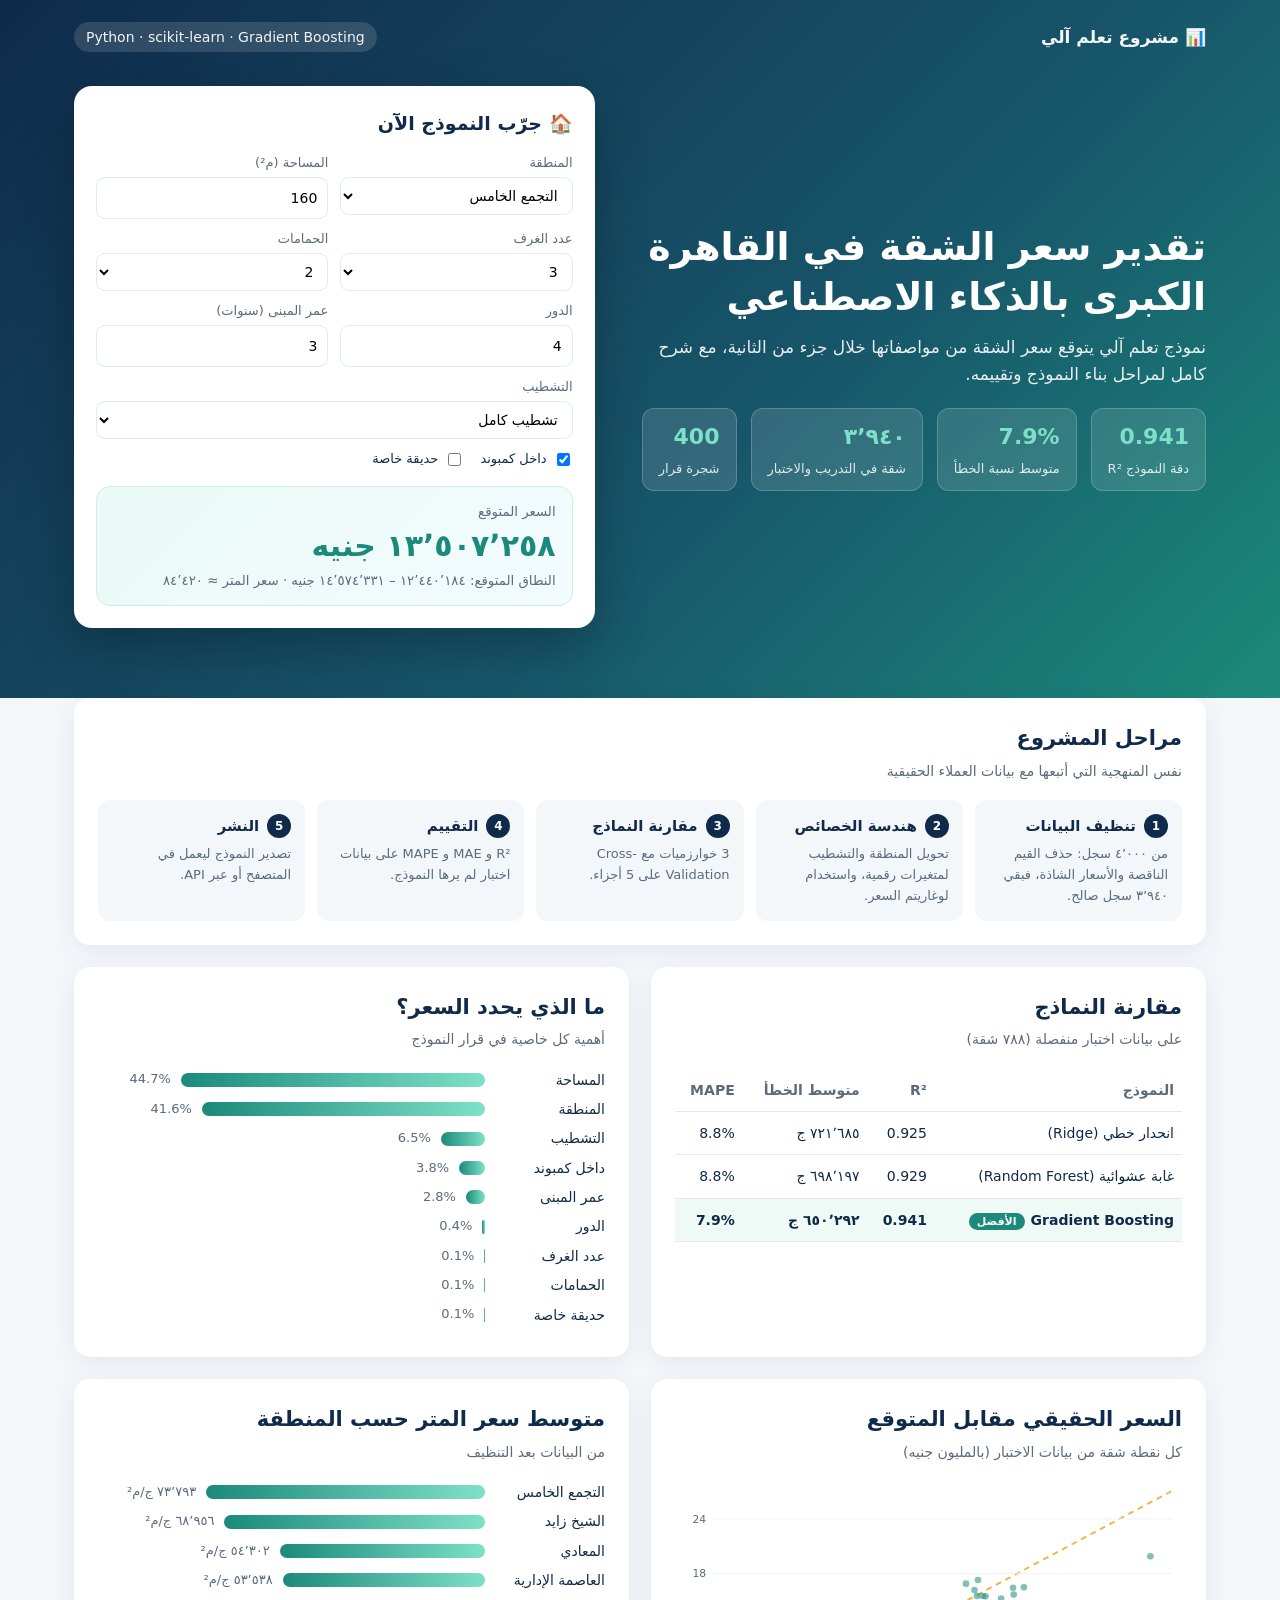
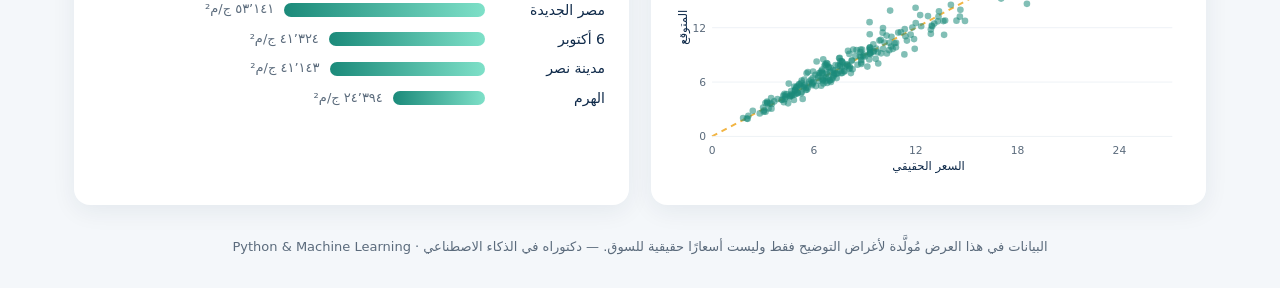
<file: ml-price-demo/index.html>
<!DOCTYPE html>
<html lang="ar" dir="rtl">
<head>
<meta charset="utf-8">
<meta name="viewport" content="width=device-width, initial-scale=1">
<title>تقدير أسعار الشقق بالذكاء الاصطناعي — مشروع Machine Learning</title>
<style>
:root{--ink:#0f2a4a;--teal:#1b8a7a;--mint:#7ee0c8;--bg:#f4f7fa;--card:#fff;--mut:#5b6b7c;--line:#e3e9ef;--gold:#f2b544}
*{box-sizing:border-box}body{margin:0;font-family:"Segoe UI",Tahoma,"DejaVu Sans",Arial,sans-serif;background:var(--bg);color:var(--ink);line-height:1.6}
header{background:linear-gradient(135deg,#0f2a4a,#17566a 60%,#1b8a7a);color:#fff;padding:22px 0 70px}
.wrap{max-width:1180px;margin:auto;padding:0 24px}
nav{display:flex;justify-content:space-between;align-items:center;font-size:14px;opacity:.95}
nav b{font-size:17px}.tag{background:rgba(255,255,255,.14);padding:4px 12px;border-radius:20px}
.hero{display:grid;grid-template-columns:1.05fr .95fr;gap:36px;align-items:center;margin-top:34px}
h1{font-size:38px;line-height:1.3;margin:0 0 12px}.lead{opacity:.9;font-size:17px;margin:0 0 20px}
.kpis{display:flex;gap:14px;flex-wrap:wrap}.kpi{background:rgba(255,255,255,.12);border:1px solid rgba(255,255,255,.2);border-radius:12px;padding:10px 16px}
.kpi b{display:block;font-size:22px;color:var(--mint)}.kpi span{font-size:13px;opacity:.85}
.est{background:var(--card);color:var(--ink);border-radius:18px;padding:22px;box-shadow:0 20px 50px rgba(0,0,0,.25)}
.est h3{margin:0 0 14px;font-size:19px}.grid{display:grid;grid-template-columns:1fr 1fr;gap:10px 12px}
label{font-size:13px;color:var(--mut);display:block;margin-bottom:3px}
select,input{width:100%;padding:9px 10px;border:1px solid var(--line);border-radius:9px;font:inherit;font-size:14px;background:#fff}
.chk{display:flex;gap:16px;margin-top:10px;font-size:14px}.chk label{color:var(--ink);display:flex;gap:6px;align-items:center;margin:0}.chk input{width:auto}
.res{margin-top:16px;background:linear-gradient(135deg,#eafaf5,#f3fbff);border:1px solid #cdeee4;border-radius:14px;padding:14px 16px}
.res .p{font-size:30px;font-weight:700;color:var(--teal)}.res small{color:var(--mut);display:block}
main{margin-top:-40px}.card{background:var(--card);border-radius:16px;padding:24px;box-shadow:0 6px 24px rgba(15,42,74,.07);margin-bottom:22px}
.card h2{margin:0 0 4px;font-size:21px}.card .sub{color:var(--mut);margin:0 0 18px;font-size:14px}
.two{display:grid;grid-template-columns:1fr 1fr;gap:22px}
table{width:100%;border-collapse:collapse;font-size:14px}th,td{padding:10px 8px;border-bottom:1px solid var(--line);text-align:right}
th{color:var(--mut);font-weight:600}tr.best td{background:#effaf6;font-weight:700}.badge{background:var(--teal);color:#fff;font-size:11px;padding:2px 8px;border-radius:10px;margin-right:6px}
.bar{display:flex;align-items:center;gap:10px;margin:7px 0;font-size:14px}.bar span{width:110px}.bar i{height:14px;border-radius:7px;background:linear-gradient(90deg,var(--teal),var(--mint));display:block}
.bar em{font-style:normal;color:var(--mut);font-size:13px}
.steps{display:grid;grid-template-columns:repeat(5,1fr);gap:12px}.step{background:var(--bg);border-radius:12px;padding:14px}
.step b{display:flex;align-items:center;gap:8px;font-size:15px}.step b:before{content:attr(data-n);background:var(--ink);color:#fff;width:24px;height:24px;border-radius:50%;display:grid;place-items:center;font-size:12px}
.step p{margin:6px 0 0;color:var(--mut);font-size:13px}
svg text{font-family:inherit}footer{color:var(--mut);font-size:13px;text-align:center;padding:10px 0 30px}
@media(max-width:900px){.hero,.two{grid-template-columns:1fr}.steps{grid-template-columns:1fr 1fr}h1{font-size:28px}}
</style>
</head>
<body>
<header><div class="wrap">
 <nav><b>📊 مشروع تعلم آلي</b><span class="tag">Python · scikit-learn · Gradient Boosting</span></nav>
 <div class="hero">
  <div>
   <h1>تقدير سعر الشقة في القاهرة الكبرى بالذكاء الاصطناعي</h1>
   <p class="lead">نموذج تعلم آلي يتوقع سعر الشقة من مواصفاتها خلال جزء من الثانية، مع شرح كامل لمراحل بناء النموذج وتقييمه.</p>
   <div class="kpis" id="kpis"></div>
  </div>
  <div class="est">
   <h3>🏠 جرّب النموذج الآن</h3>
   <div class="grid">
    <div><label>المنطقة</label><select id="area"></select></div>
    <div><label>المساحة (م²)</label><input id="size" type="number" value="160" min="60" max="400"></div>
    <div><label>عدد الغرف</label><select id="beds"><option>1</option><option>2</option><option selected>3</option><option>4</option><option>5</option></select></div>
    <div><label>الحمامات</label><select id="baths"><option>1</option><option selected>2</option><option>3</option><option>4</option></select></div>
    <div><label>الدور</label><input id="floor" type="number" value="4" min="0" max="12"></div>
    <div><label>عمر المبنى (سنوات)</label><input id="age" type="number" value="3" min="0" max="40"></div>
    <div style="grid-column:1/-1"><label>التشطيب</label><select id="finish"></select></div>
   </div>
   <div class="chk"><label><input type="checkbox" id="compound" checked> داخل كمبوند</label><label><input type="checkbox" id="garden"> حديقة خاصة</label></div>
   <div class="res"><small>السعر المتوقع</small><div class="p" id="price">—</div><small id="range"></small></div>
  </div>
 </div>
</div></header>

<main class="wrap">
 <div class="card"><h2>مراحل المشروع</h2><p class="sub">نفس المنهجية التي أتبعها مع بيانات العملاء الحقيقية</p>
  <div class="steps">
   <div class="step"><b data-n="1">تنظيف البيانات</b><p id="clean"></p></div>
   <div class="step"><b data-n="2">هندسة الخصائص</b><p>تحويل المنطقة والتشطيب لمتغيرات رقمية، واستخدام لوغاريتم السعر.</p></div>
   <div class="step"><b data-n="3">مقارنة النماذج</b><p>3 خوارزميات مع Cross-Validation على 5 أجزاء.</p></div>
   <div class="step"><b data-n="4">التقييم</b><p>R² و MAE و MAPE على بيانات اختبار لم يرها النموذج.</p></div>
   <div class="step"><b data-n="5">النشر</b><p>تصدير النموذج ليعمل في المتصفح أو عبر API.</p></div>
  </div>
 </div>

 <div class="two">
  <div class="card"><h2>مقارنة النماذج</h2><p class="sub">على بيانات اختبار منفصلة (<span id="nte"></span> شقة)</p>
   <table><thead><tr><th>النموذج</th><th>R²</th><th>متوسط الخطأ</th><th>MAPE</th></tr></thead><tbody id="tbl"></tbody></table>
  </div>
  <div class="card"><h2>ما الذي يحدد السعر؟</h2><p class="sub">أهمية كل خاصية في قرار النموذج</p><div id="imp"></div></div>
 </div>

 <div class="two">
  <div class="card"><h2>السعر الحقيقي مقابل المتوقع</h2><p class="sub">كل نقطة شقة من بيانات الاختبار (بالمليون جنيه)</p><div id="sc"></div></div>
  <div class="card"><h2>متوسط سعر المتر حسب المنطقة</h2><p class="sub">من البيانات بعد التنظيف</p><div id="ppm"></div></div>
 </div>
 <footer>البيانات في هذا العرض مُولَّدة لأغراض التوضيح فقط وليست أسعارًا حقيقية للسوق. — دكتوراه في الذكاء الاصطناعي · Python & Machine Learning</footer>
</main>

<script>
const fmt=n=>Math.round(n).toLocaleString('ar-EG');
let M,R;
Promise.all([fetch('static/model.json').then(r=>r.json()),fetch('static/report.json').then(r=>r.json())]).then(([m,r])=>{M=m;R=r;init()});
function predict(x){let s=M.init;for(const t of M.trees){let n=0;while(t.l[n]!==-1)n=x[t.f[n]]<=t.t[n]?t.l[n]:t.r[n];s+=M.lr*t.v[n]}return Math.exp(s)}
function vec(){const v={size:+size.value,beds:+beds.value,baths:+baths.value,floor:+floor.value,compound:compound.checked?1:0,age:+age.value,garden:garden.checked?1:0};
 return M.features.map(f=>{if(f in v)return v[f];const[c,val]=f.split('=');return (c==='area'?area.value:finish.value)===val?1:0})}
function update(){const p=predict(vec()),e=R.results.at(-1).mape/100;
 price.textContent=fmt(p)+' جنيه';range.textContent=`النطاق المتوقع: ${fmt(p*(1-e))} – ${fmt(p*(1+e))} جنيه · سعر المتر ≈ ${fmt(p/ +size.value)}`}
function init(){
 area.innerHTML=R.areas.map(a=>`<option>${a}</option>`).join('');finish.innerHTML=R.finishes.map(f=>`<option ${f==='تشطيب كامل'?'selected':''}>${f}</option>`).join('');
 document.querySelectorAll('.est input,.est select').forEach(e=>e.addEventListener('input',update));update();
 const b=R.results.at(-1);
 kpis.innerHTML=[[b.r2,'دقة النموذج R²'],[b.mape+'%','متوسط نسبة الخطأ'],[fmt(R.n_clean),'شقة في التدريب والاختبار'],[M.trees.length,'شجرة قرار']].map(([v,t])=>`<div class="kpi"><b>${v}</b><span>${t}</span></div>`).join('');
 clean.textContent=`من ${fmt(R.n_raw)} سجل: حذف القيم الناقصة والأسعار الشاذة، فبقي ${fmt(R.n_clean)} سجل صالح.`;nte.textContent=fmt(R.n_test);
 tbl.innerHTML=R.results.map((r,i)=>`<tr class="${i===R.results.length-1?'best':''}"><td>${r.name}${i===R.results.length-1?'<span class="badge">الأفضل</span>':''}</td><td>${r.r2}</td><td>${fmt(r.mae)} ج</td><td>${r.mape}%</td></tr>`).join('');
 const mx=R.importance[0][1];imp.innerHTML=R.importance.map(([k,v])=>`<div class="bar"><span>${k}</span><i style="width:${v/mx*60}%"></i><em>${v}%</em></div>`).join('');
 const pm=Object.entries(R.area_ppm).sort((a,b)=>b[1]-a[1]),pmx=pm[0][1];ppm.innerHTML=pm.map(([k,v])=>`<div class="bar"><span>${k}</span><i style="width:${v/pmx*55}%"></i><em>${fmt(v)} ج/م²</em></div>`).join('');
 const W=520,H=300,P=38,mxv=Math.max(...R.scatter.flat())*1.05,X=v=>P+v/mxv*(W-P-10),Y=v=>H-P-v/mxv*(H-P-10);
 let s=`<svg viewBox="0 0 ${W} ${H}" width="100%" direction="ltr"><line x1="${X(0)}" y1="${Y(0)}" x2="${X(mxv)}" y2="${Y(mxv)}" stroke="#f2b544" stroke-width="2" stroke-dasharray="6 5"/>`;
 for(let t=0;t<=mxv;t+=Math.ceil(mxv/5)){s+=`<text x="${X(t)}" y="${H-P+18}" font-size="11" fill="#5b6b7c" text-anchor="middle">${t}</text><text x="${P-6}" y="${Y(t)+4}" font-size="11" fill="#5b6b7c" text-anchor="end">${t}</text><line x1="${P}" x2="${W-10}" y1="${Y(t)}" y2="${Y(t)}" stroke="#eef2f6"/>`}
 s+=R.scatter.map(([a,p])=>`<circle cx="${X(a)}" cy="${Y(p)}" r="3.4" fill="#1b8a7a" fill-opacity=".55"/>`).join('');
 s+=`<text x="${W/2}" y="${H-4}" font-size="12" fill="#0f2a4a" text-anchor="middle">السعر الحقيقي</text><text x="12" y="${H/2}" font-size="12" fill="#0f2a4a" transform="rotate(-90 12 ${H/2})" text-anchor="middle">المتوقع</text></svg>`;sc.innerHTML=s}
</script>
</body>
</html>
</file>
